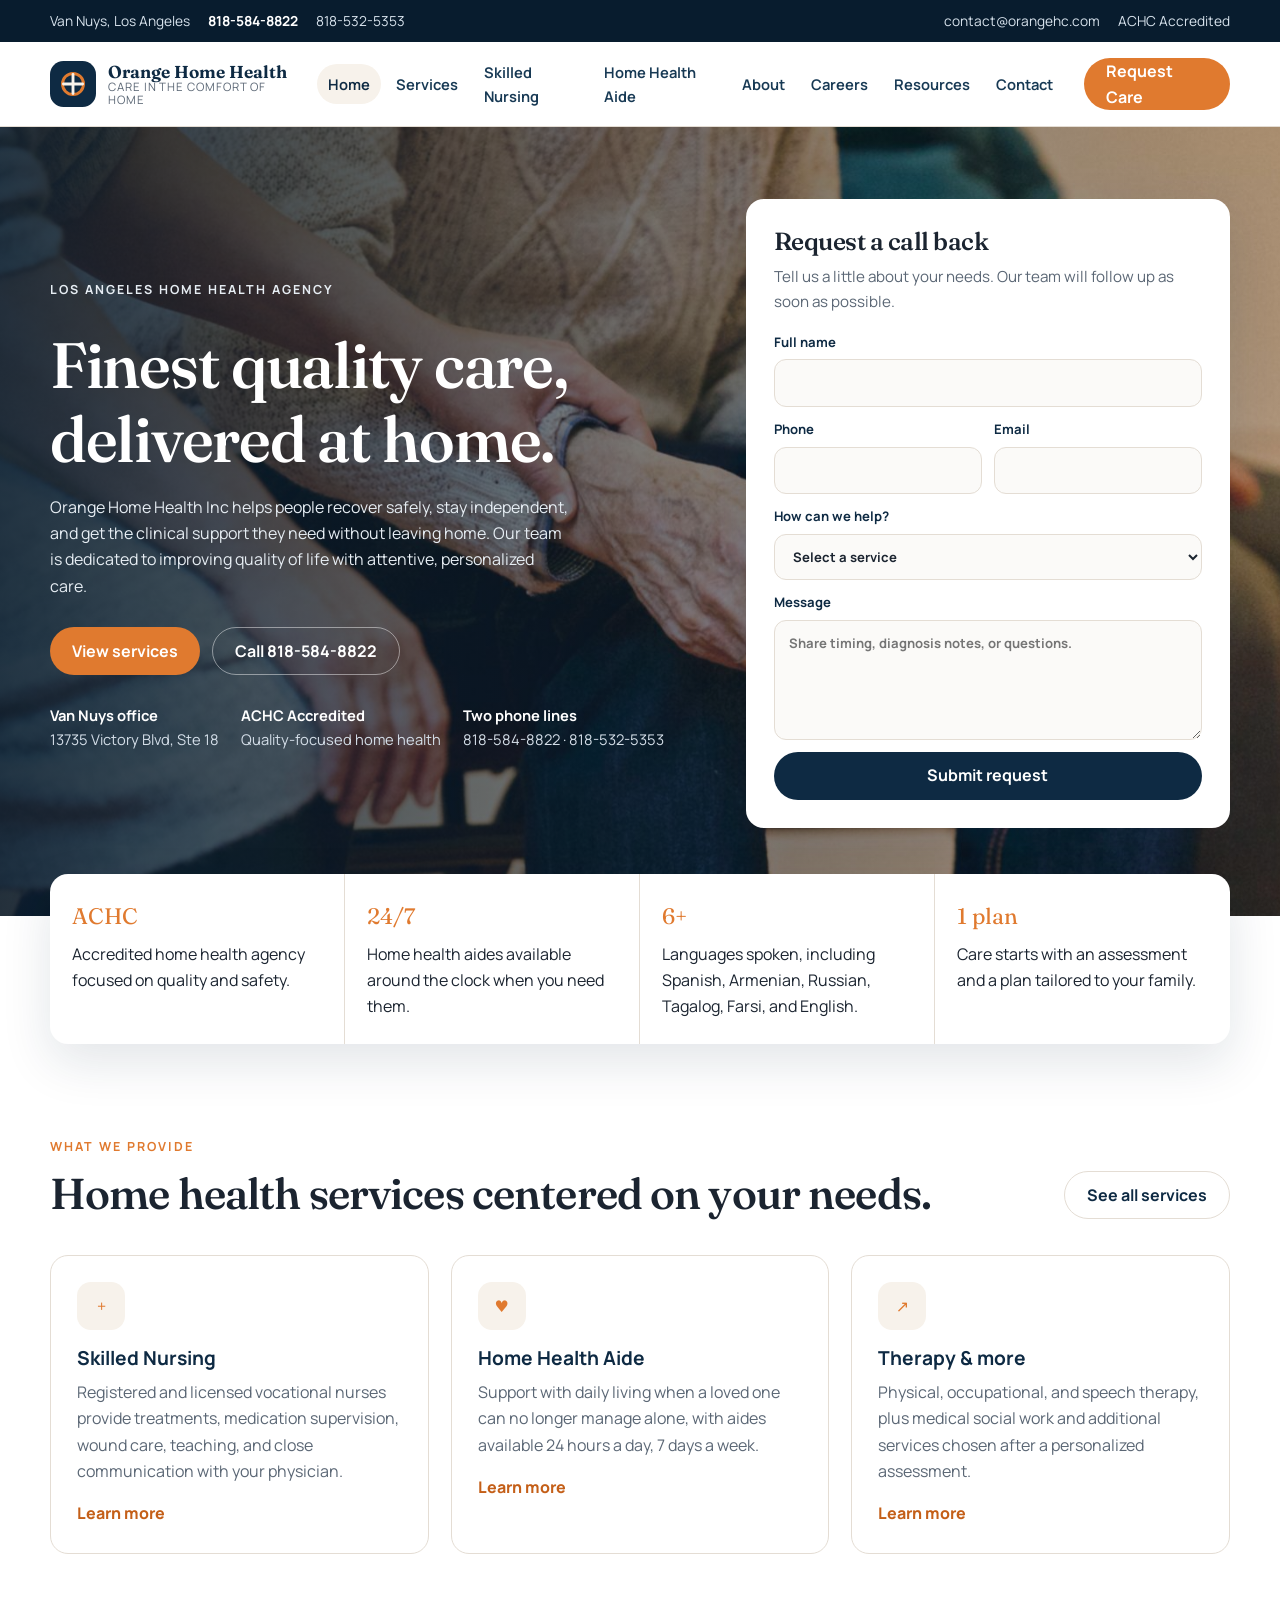
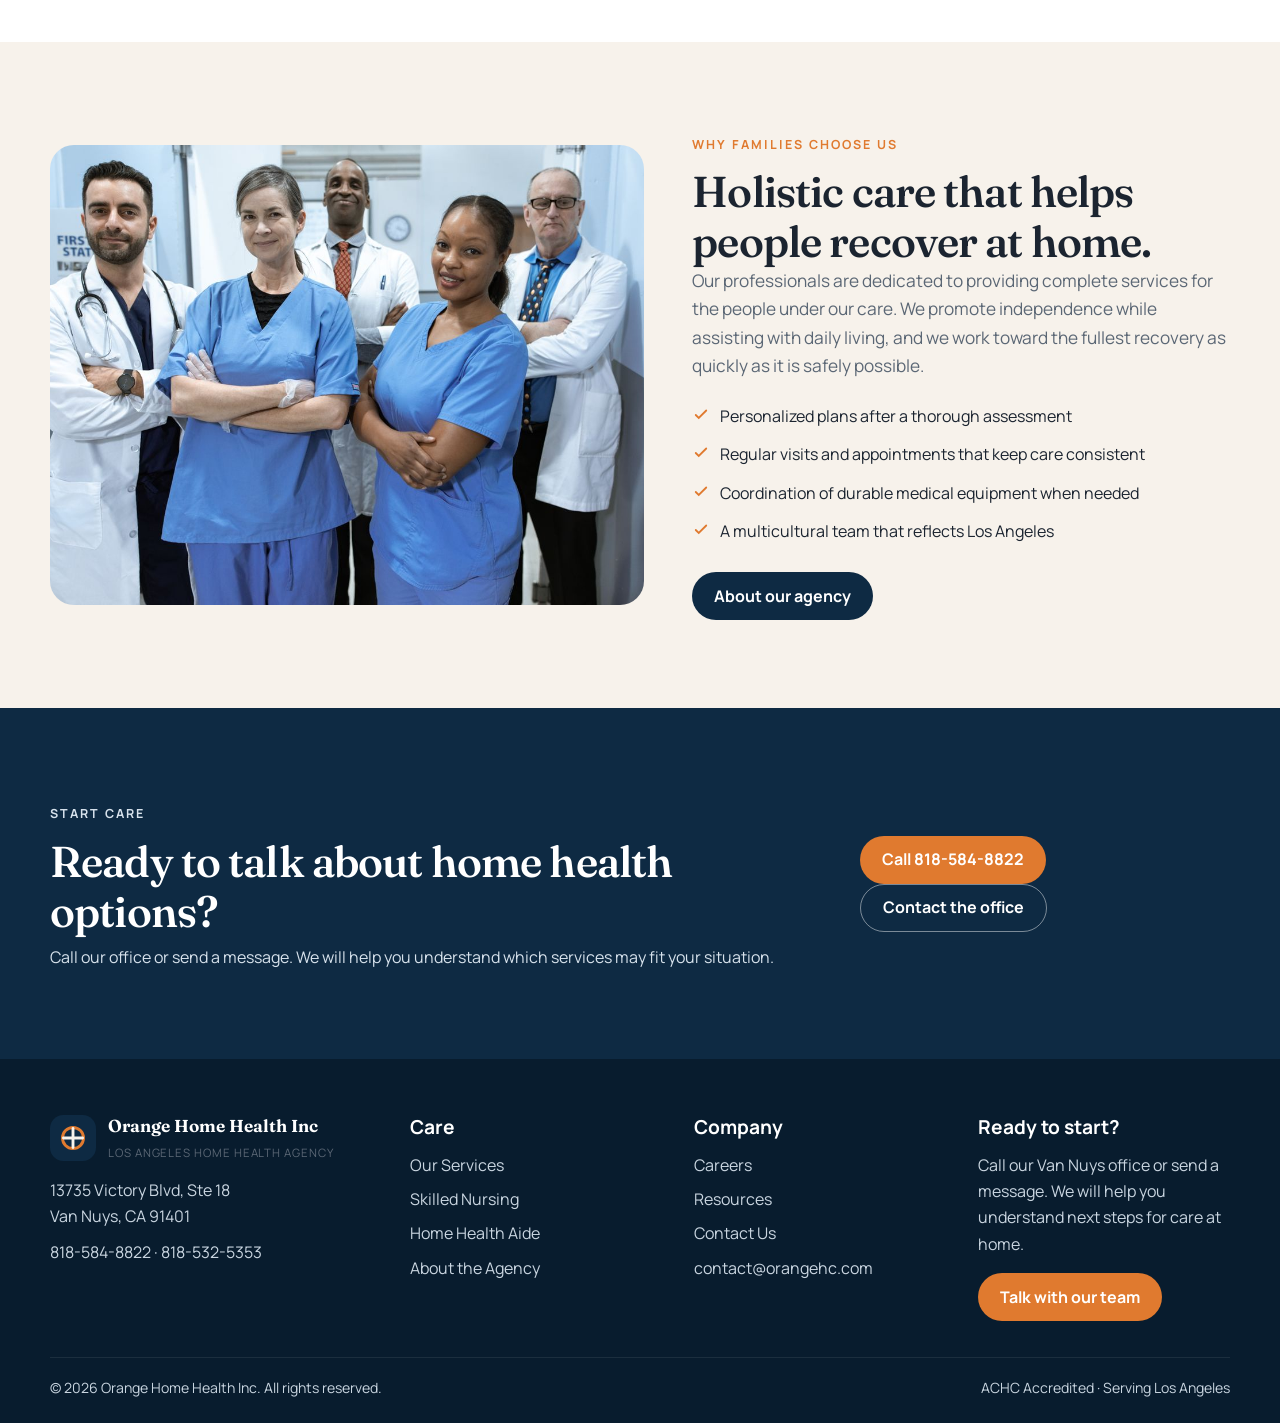
<file: index.html>
<!DOCTYPE html>
<html lang="en">
<head>
  <meta charset="UTF-8">
  <meta name="viewport" content="width=device-width, initial-scale=1">
  <title>Home Health Agency in Los Angeles | Orange Home Health Inc</title>
  <meta name="description" content="Orange Home Health Inc provides skilled nursing, home health aide, therapy, and social work services in the comfort of home. ACHC accredited. Van Nuys, Los Angeles.">
  <link rel="preconnect" href="https://fonts.googleapis.com">
  <link rel="preconnect" href="https://fonts.gstatic.com" crossorigin>
  <link href="https://fonts.googleapis.com/css2?family=Fraunces:opsz,wght@9..144,500;9..144,650&family=Manrope:wght@400;600;700;800&display=swap" rel="stylesheet">
  <link rel="stylesheet" href="css/styles.css">
</head>
<body data-page="home">
  <a class="skip" href="#main">Skip to content</a>
  <header id="site-header" class="site-header"></header>

  <main id="main">
    <section class="hero">
      <div class="container hero-grid">
        <div>
          <p class="eyebrow">Los Angeles Home Health Agency</p>
          <h1>Finest quality care, delivered at home.</h1>
          <p>Orange Home Health Inc helps people recover safely, stay independent, and get the clinical support they need without leaving home. Our team is dedicated to improving quality of life with attentive, personalized care.</p>
          <div class="hero-actions">
            <a class="btn btn-primary" href="services.html">View services</a>
            <a class="btn btn-secondary" href="tel:8185848822">Call 818-584-8822</a>
          </div>
          <div class="hero-meta">
            <div><b>Van Nuys office</b>13735 Victory Blvd, Ste 18</div>
            <div><b>ACHC Accredited</b>Quality-focused home health</div>
            <div><b>Two phone lines</b>818-584-8822 · 818-532-5353</div>
          </div>
        </div>
        <form class="card intake-card" data-mail data-subject="Request for home health care">
          <h2>Request a call back</h2>
          <p>Tell us a little about your needs. Our team will follow up as soon as possible.</p>
          <div class="form-grid">
            <label>Full name<input name="name" required autocomplete="name"></label>
            <div class="form-grid two">
              <label>Phone<input name="phone" type="tel" required autocomplete="tel"></label>
              <label>Email<input name="email" type="email" required autocomplete="email"></label>
            </div>
            <label>How can we help?
              <select name="need" required>
                <option value="">Select a service</option>
                <option>Skilled nursing</option>
                <option>Home health aide</option>
                <option>Physical, occupational, or speech therapy</option>
                <option>Medical social work</option>
                <option>Not sure yet</option>
              </select>
            </label>
            <label>Message<textarea name="message" placeholder="Share timing, diagnosis notes, or questions."></textarea></label>
            <button class="btn btn-navy" type="submit">Submit request</button>
            <p class="form-status">Thank you. Your email app should open so you can send the request to our office.</p>
          </div>
        </form>
      </div>
    </section>

    <section class="trust">
      <div class="container">
        <div class="trust-grid">
          <div class="trust-item"><span>ACHC</span>Accredited home health agency focused on quality and safety.</div>
          <div class="trust-item"><span>24/7</span>Home health aides available around the clock when you need them.</div>
          <div class="trust-item"><span>6+</span>Languages spoken, including Spanish, Armenian, Russian, Tagalog, Farsi, and English.</div>
          <div class="trust-item"><span>1 plan</span>Care starts with an assessment and a plan tailored to your family.</div>
        </div>
      </div>
    </section>

    <section class="section">
      <div class="container">
        <div class="section-head">
          <div>
            <p class="eyebrow">What we provide</p>
            <h2>Home health services centered on your needs.</h2>
          </div>
          <a class="btn btn-ghost" href="services.html">See all services</a>
        </div>
        <div class="service-grid">
          <article class="service-card">
            <div class="icon">+</div>
            <h3>Skilled Nursing</h3>
            <p>Registered and licensed vocational nurses provide treatments, medication supervision, wound care, teaching, and close communication with your physician.</p>
            <a class="link" href="skilled-nursing.html">Learn more</a>
          </article>
          <article class="service-card">
            <div class="icon">♥</div>
            <h3>Home Health Aide</h3>
            <p>Support with daily living when a loved one can no longer manage alone, with aides available 24 hours a day, 7 days a week.</p>
            <a class="link" href="home-health-aide.html">Learn more</a>
          </article>
          <article class="service-card">
            <div class="icon">↗</div>
            <h3>Therapy &amp; more</h3>
            <p>Physical, occupational, and speech therapy, plus medical social work and additional services chosen after a personalized assessment.</p>
            <a class="link" href="services.html">Learn more</a>
          </article>
        </div>
      </div>
    </section>

    <section class="section cream">
      <div class="container split">
        <img class="media" src="images/nurse.jpg" alt="Nurse speaking with a patient">
        <div>
          <p class="eyebrow">Why families choose us</p>
          <h2>Holistic care that helps people recover at home.</h2>
          <p class="lead">Our professionals are dedicated to providing complete services for the people under our care. We promote independence while assisting with daily living, and we work toward the fullest recovery as quickly as it is safely possible.</p>
          <ul class="checklist">
            <li><svg width="18" height="18" viewBox="0 0 24 24" fill="none"><path d="M5 12l4 4L19 6" stroke="#e07a2f" stroke-width="2.4" stroke-linecap="round"/></svg> Personalized plans after a thorough assessment</li>
            <li><svg width="18" height="18" viewBox="0 0 24 24" fill="none"><path d="M5 12l4 4L19 6" stroke="#e07a2f" stroke-width="2.4" stroke-linecap="round"/></svg> Regular visits and appointments that keep care consistent</li>
            <li><svg width="18" height="18" viewBox="0 0 24 24" fill="none"><path d="M5 12l4 4L19 6" stroke="#e07a2f" stroke-width="2.4" stroke-linecap="round"/></svg> Coordination of durable medical equipment when needed</li>
            <li><svg width="18" height="18" viewBox="0 0 24 24" fill="none"><path d="M5 12l4 4L19 6" stroke="#e07a2f" stroke-width="2.4" stroke-linecap="round"/></svg> A multicultural team that reflects Los Angeles</li>
          </ul>
          <a class="btn btn-navy" href="about.html">About our agency</a>
        </div>
      </div>
    </section>

    <section class="section navy">
      <div class="container cta-band">
        <div>
          <p class="eyebrow">Start care</p>
          <h2>Ready to talk about home health options?</h2>
          <p>Call our office or send a message. We will help you understand which services may fit your situation.</p>
        </div>
        <div>
          <a class="btn btn-primary" href="tel:8185848822">Call 818-584-8822</a>
          <a class="btn btn-secondary" href="contact.html">Contact the office</a>
        </div>
      </div>
    </section>
  </main>

  <footer id="site-footer" class="footer"></footer>
  <script src="js/main.js"></script>
</body>
</html>
</file>
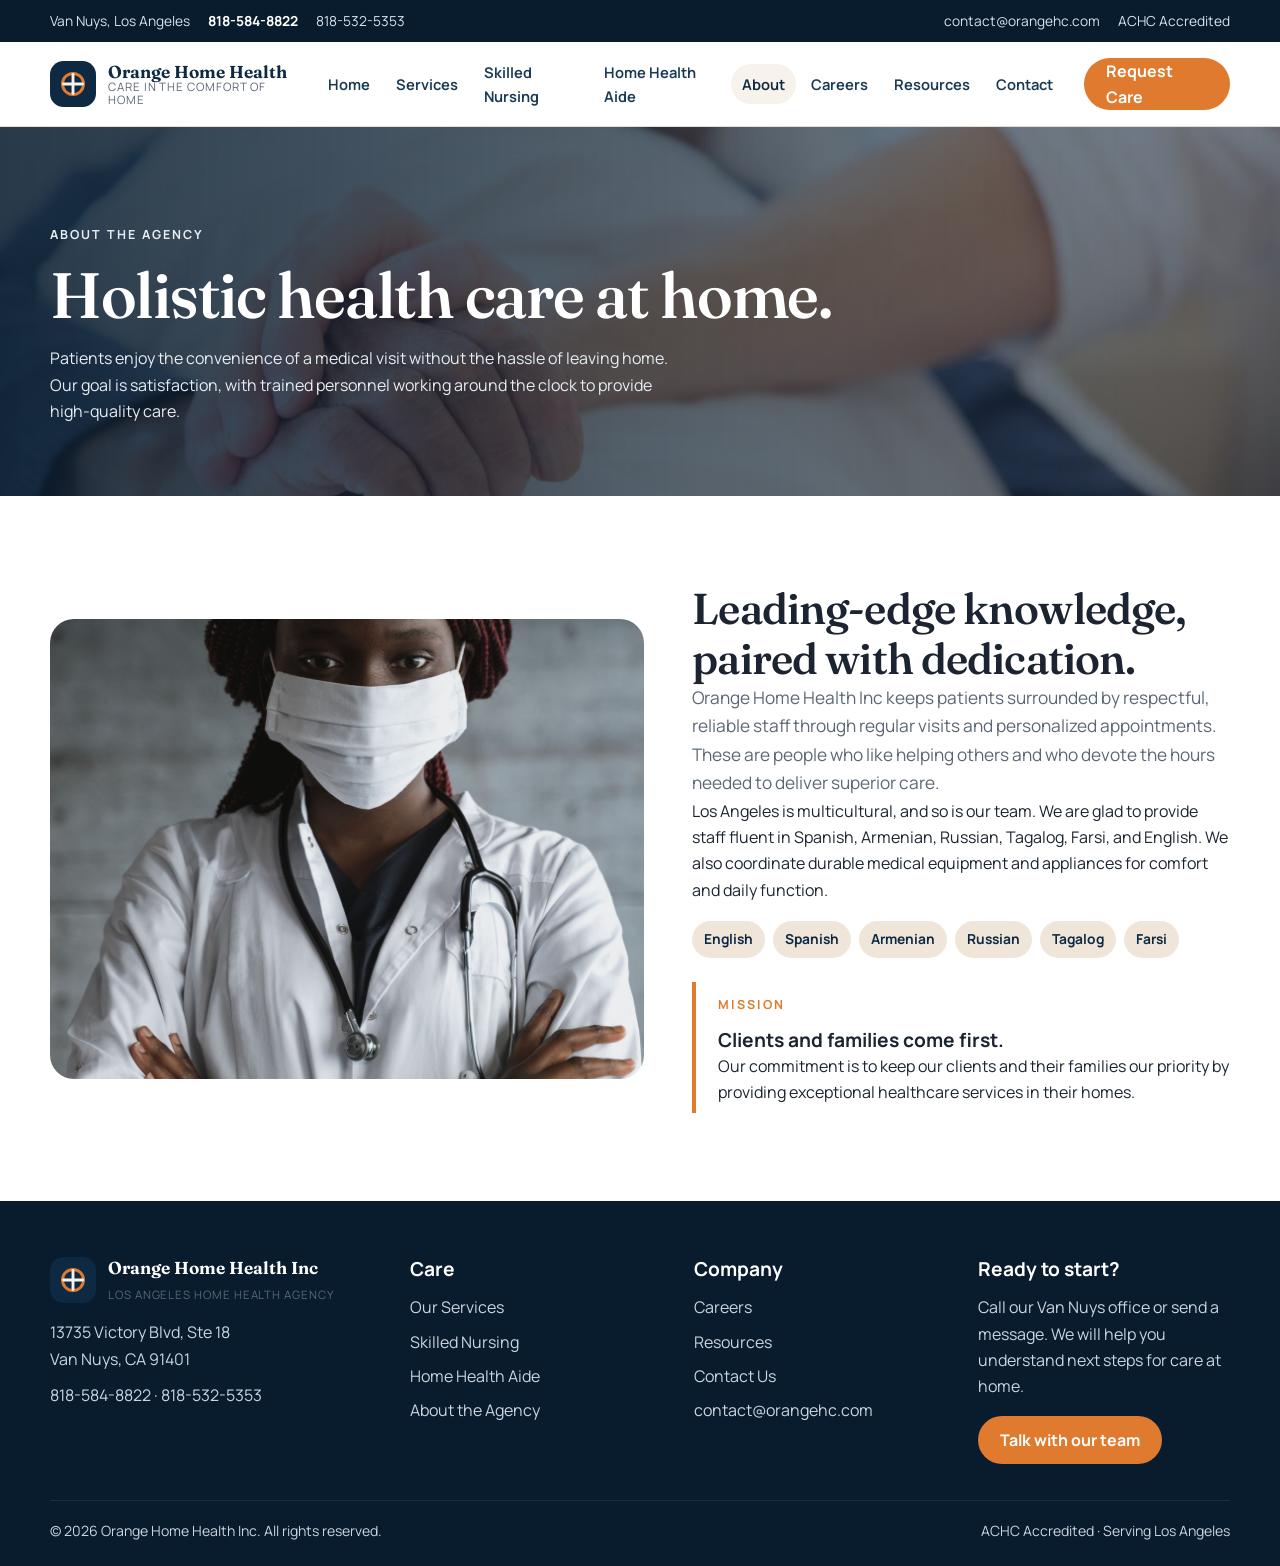
<file: about.html>
<!DOCTYPE html>
<html lang="en">
<head>
  <meta charset="UTF-8">
  <meta name="viewport" content="width=device-width, initial-scale=1">
  <title>About | Orange Home Health Inc</title>
  <meta name="description" content="Orange Home Health Inc provides holistic, hassle-free medical visits at home in Los Angeles, with multilingual staff and ACHC accreditation.">
  <link rel="preconnect" href="https://fonts.googleapis.com">
  <link rel="preconnect" href="https://fonts.gstatic.com" crossorigin>
  <link href="https://fonts.googleapis.com/css2?family=Fraunces:opsz,wght@9..144,500;9..144,650&family=Manrope:wght@400;600;700;800&display=swap" rel="stylesheet">
  <link rel="stylesheet" href="css/styles.css">
</head>
<body data-page="about">
  <a class="skip" href="#main">Skip to content</a>
  <header id="site-header" class="site-header"></header>
  <main id="main">
    <section class="page-hero">
      <div class="container">
        <p class="eyebrow">About the agency</p>
        <h1>Holistic health care at home.</h1>
        <p>Patients enjoy the convenience of a medical visit without the hassle of leaving home. Our goal is satisfaction, with trained personnel working around the clock to provide high-quality care.</p>
      </div>
    </section>
    <section class="section">
      <div class="container split">
        <img src="images/team.jpg" alt="Clinician listening to a patient">
        <div>
          <h2>Leading-edge knowledge, paired with dedication.</h2>
          <p class="lead">Orange Home Health Inc keeps patients surrounded by respectful, reliable staff through regular visits and personalized appointments. These are people who like helping others and who devote the hours needed to deliver superior care.</p>
          <p>Los Angeles is multicultural, and so is our team. We are glad to provide staff fluent in Spanish, Armenian, Russian, Tagalog, Farsi, and English. We also coordinate durable medical equipment and appliances for comfort and daily function.</p>
          <div class="languages">
            <span>English</span><span>Spanish</span><span>Armenian</span><span>Russian</span><span>Tagalog</span><span>Farsi</span>
          </div>
          <div class="mission">
            <p class="eyebrow">Mission</p>
            <h3>Clients and families come first.</h3>
            <p>Our commitment is to keep our clients and their families our priority by providing exceptional healthcare services in their homes.</p>
          </div>
        </div>
      </div>
    </section>
  </main>
  <footer id="site-footer" class="footer"></footer>
  <script src="js/main.js"></script>
</body>
</html>
</file>
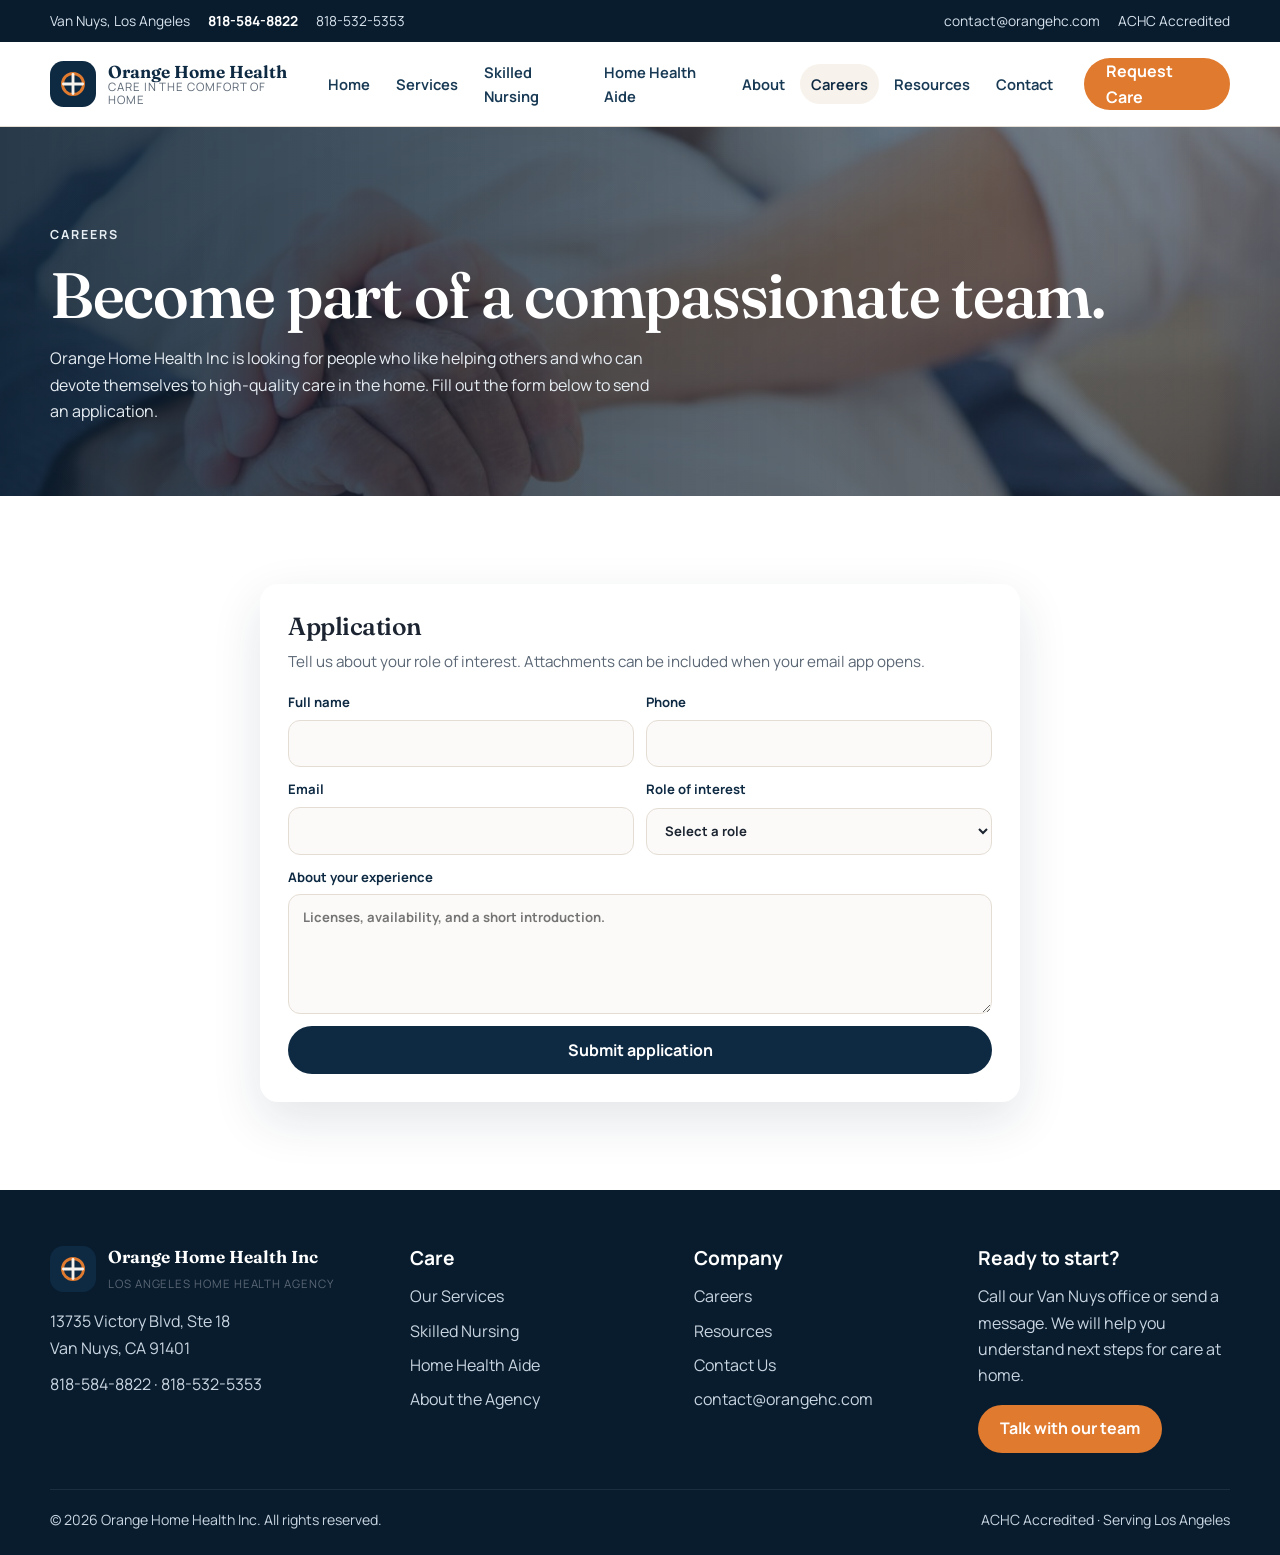
<file: careers.html>
<!DOCTYPE html>
<html lang="en">
<head>
  <meta charset="UTF-8">
  <meta name="viewport" content="width=device-width, initial-scale=1">
  <title>Careers | Orange Home Health Inc</title>
  <meta name="description" content="Join the Orange Home Health Inc team in Los Angeles. Submit an application to become part of our compassionate home health staff.">
  <link rel="preconnect" href="https://fonts.googleapis.com">
  <link rel="preconnect" href="https://fonts.gstatic.com" crossorigin>
  <link href="https://fonts.googleapis.com/css2?family=Fraunces:opsz,wght@9..144,500;9..144,650&family=Manrope:wght@400;600;700;800&display=swap" rel="stylesheet">
  <link rel="stylesheet" href="css/styles.css">
</head>
<body data-page="careers">
  <a class="skip" href="#main">Skip to content</a>
  <header id="site-header" class="site-header"></header>
  <main id="main">
    <section class="page-hero">
      <div class="container">
        <p class="eyebrow">Careers</p>
        <h1>Become part of a compassionate team.</h1>
        <p>Orange Home Health Inc is looking for people who like helping others and who can devote themselves to high-quality care in the home. Fill out the form below to send an application.</p>
      </div>
    </section>
    <section class="section">
      <div class="container" style="max-width:760px">
        <form class="card intake-card" data-mail data-subject="Career application">
          <h2>Application</h2>
          <p>Tell us about your role of interest. Attachments can be included when your email app opens.</p>
          <div class="form-grid two">
            <label>Full name<input name="name" required></label>
            <label>Phone<input name="phone" type="tel" required></label>
            <label>Email<input name="email" type="email" required></label>
            <label>Role of interest
              <select name="role" required>
                <option value="">Select a role</option>
                <option>Registered Nurse</option>
                <option>Licensed Vocational Nurse</option>
                <option>Home Health Aide</option>
                <option>Physical Therapist</option>
                <option>Occupational Therapist</option>
                <option>Speech Therapist</option>
                <option>Medical Social Worker</option>
                <option>Office / other</option>
              </select>
            </label>
          </div>
          <div class="form-grid" style="margin-top:12px">
            <label>About your experience<textarea name="message" required placeholder="Licenses, availability, and a short introduction."></textarea></label>
            <button class="btn btn-navy" type="submit">Submit application</button>
            <p class="form-status">Thank you. Your email app should open so you can send the application to our office.</p>
          </div>
        </form>
      </div>
    </section>
  </main>
  <footer id="site-footer" class="footer"></footer>
  <script src="js/main.js"></script>
</body>
</html>
</file>
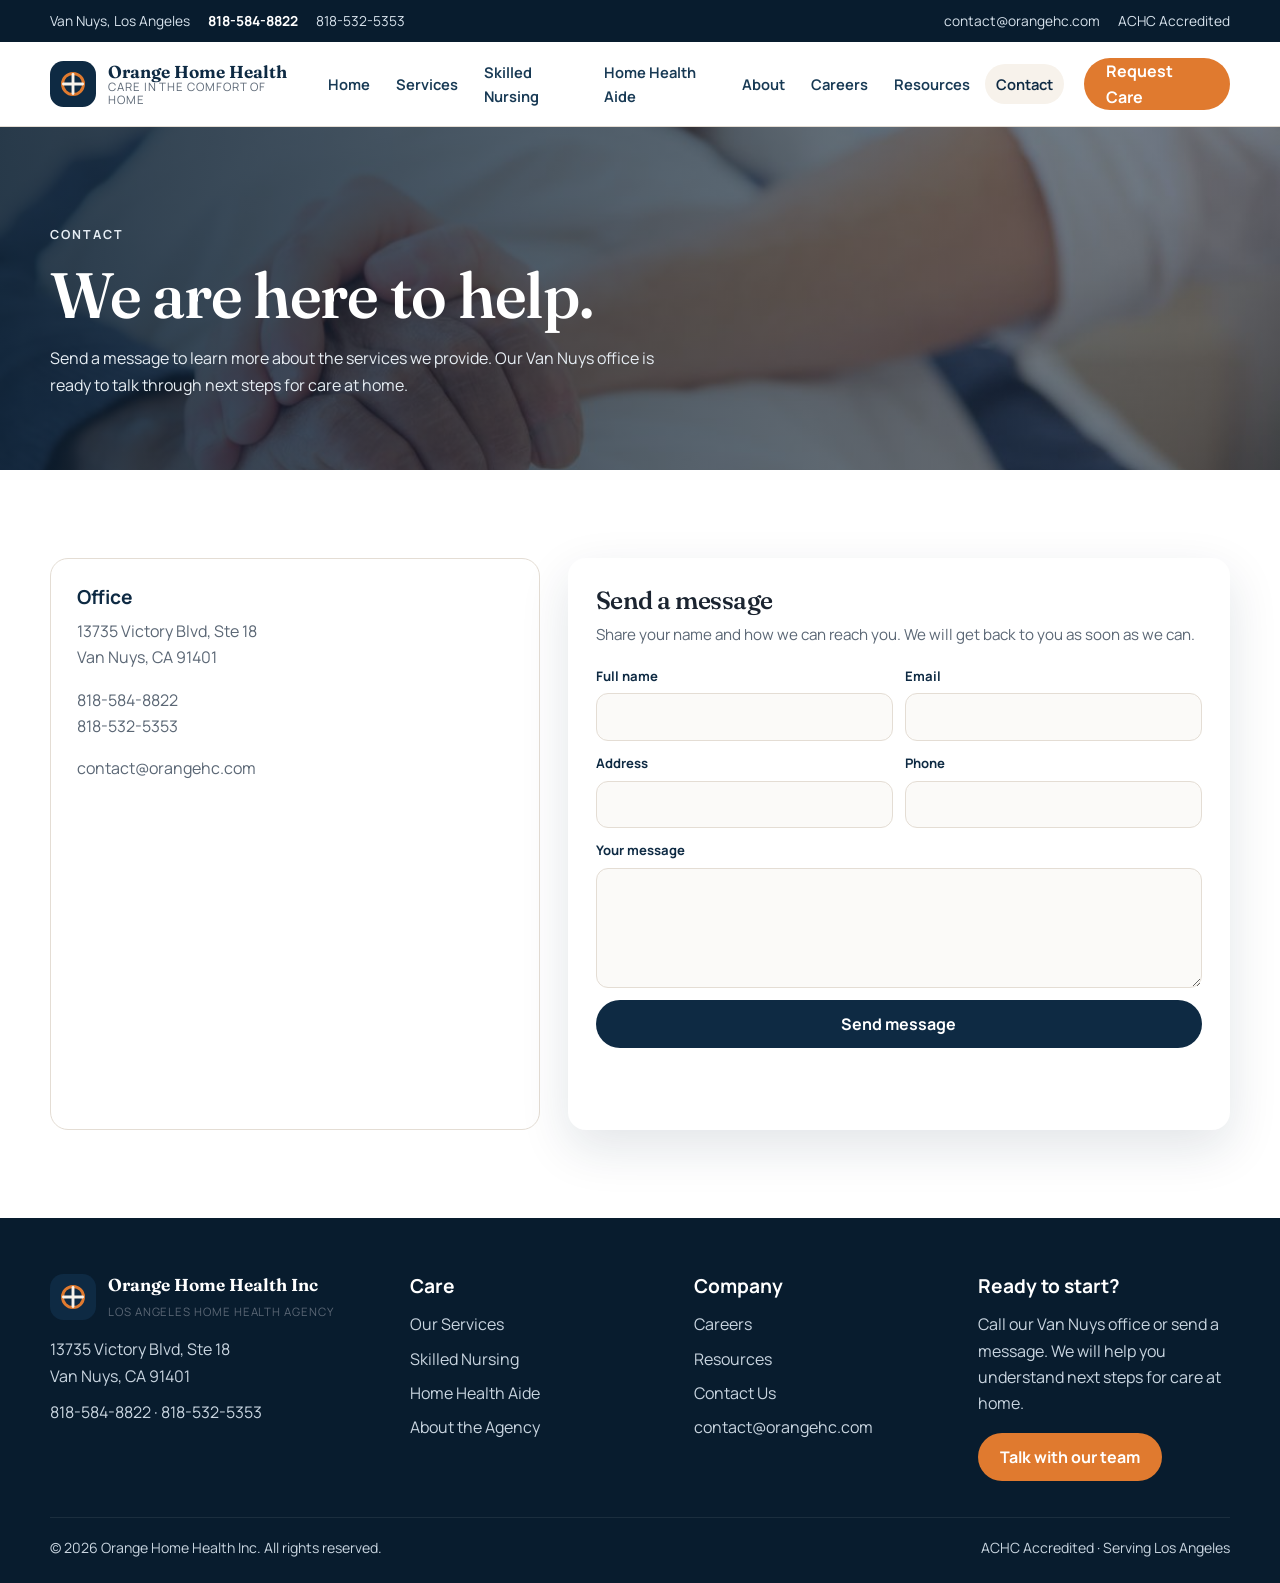
<file: contact.html>
<!DOCTYPE html>
<html lang="en">
<head>
  <meta charset="UTF-8">
  <meta name="viewport" content="width=device-width, initial-scale=1">
  <title>Contact Us | Orange Home Health Inc</title>
  <meta name="description" content="Contact Orange Home Health Inc in Van Nuys. Call 818-584-8822 or 818-532-5353, email contact@orangehc.com, or send a message online.">
  <link rel="preconnect" href="https://fonts.googleapis.com">
  <link rel="preconnect" href="https://fonts.gstatic.com" crossorigin>
  <link href="https://fonts.googleapis.com/css2?family=Fraunces:opsz,wght@9..144,500;9..144,650&family=Manrope:wght@400;600;700;800&display=swap" rel="stylesheet">
  <link rel="stylesheet" href="css/styles.css">
</head>
<body data-page="contact">
  <a class="skip" href="#main">Skip to content</a>
  <header id="site-header" class="site-header"></header>
  <main id="main">
    <section class="page-hero">
      <div class="container">
        <p class="eyebrow">Contact</p>
        <h1>We are here to help.</h1>
        <p>Send a message to learn more about the services we provide. Our Van Nuys office is ready to talk through next steps for care at home.</p>
      </div>
    </section>
    <section class="section">
      <div class="container contact-grid">
        <aside class="contact-details">
          <div class="info-card">
            <h3>Office</h3>
            <p>13735 Victory Blvd, Ste 18<br>Van Nuys, CA 91401</p>
            <p style="margin-top:12px"><a href="tel:8185848822">818-584-8822</a><br><a href="tel:8185325353">818-532-5353</a></p>
            <p style="margin-top:12px"><a href="mailto:contact@orangehc.com">contact@orangehc.com</a></p>
            <iframe class="map" title="Map of Orange Home Health Inc in Van Nuys" src="https://maps.google.com/maps?q=13735%20Victory%20Blvd%20Ste%2018%20Van%20Nuys%20CA%2091401&z=15&output=embed"></iframe>
          </div>
        </aside>
        <form class="card intake-card" data-mail data-subject="Website contact form">
          <h2>Send a message</h2>
          <p>Share your name and how we can reach you. We will get back to you as soon as we can.</p>
          <div class="form-grid two">
            <label>Full name<input name="name" required autocomplete="name"></label>
            <label>Email<input name="email" type="email" required autocomplete="email"></label>
            <label>Address<input name="address" autocomplete="street-address"></label>
            <label>Phone<input name="phone" type="tel" required autocomplete="tel"></label>
          </div>
          <div class="form-grid" style="margin-top:12px">
            <label>Your message<textarea name="message" required></textarea></label>
            <button class="btn btn-navy" type="submit">Send message</button>
            <p class="form-status">Thank you. Your email app should open so you can send the message to our office.</p>
          </div>
        </form>
      </div>
    </section>
  </main>
  <footer id="site-footer" class="footer"></footer>
  <script src="js/main.js"></script>
</body>
</html>
</file>
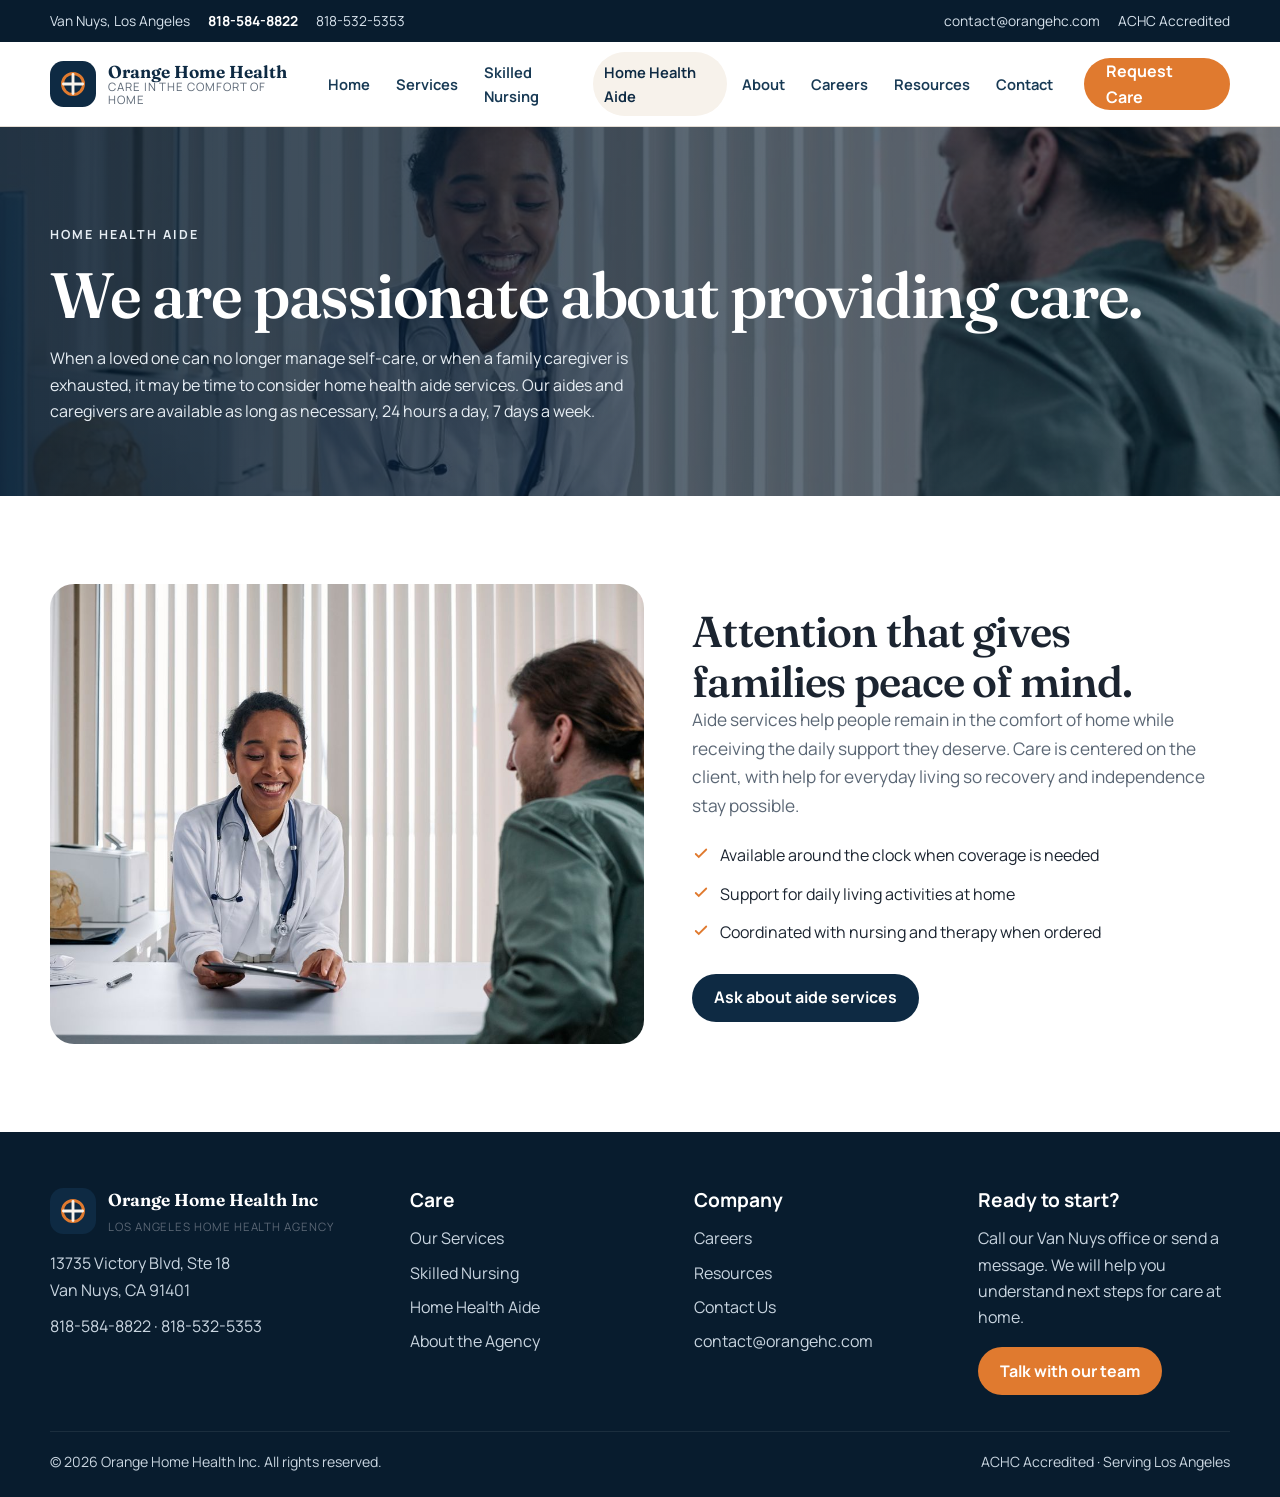
<file: home-health-aide.html>
<!DOCTYPE html>
<html lang="en">
<head>
  <meta charset="UTF-8">
  <meta name="viewport" content="width=device-width, initial-scale=1">
  <title>Home Health Aide | Orange Home Health Inc</title>
  <meta name="description" content="Home health aides available 24 hours a day, 7 days a week to support daily living and give families peace of mind.">
  <link rel="preconnect" href="https://fonts.googleapis.com">
  <link rel="preconnect" href="https://fonts.gstatic.com" crossorigin>
  <link href="https://fonts.googleapis.com/css2?family=Fraunces:opsz,wght@9..144,500;9..144,650&family=Manrope:wght@400;600;700;800&display=swap" rel="stylesheet">
  <link rel="stylesheet" href="css/styles.css">
</head>
<body data-page="aide">
  <a class="skip" href="#main">Skip to content</a>
  <header id="site-header" class="site-header"></header>
  <main id="main">
    <section class="page-hero aide">
      <div class="container">
        <p class="eyebrow">Home health aide</p>
        <h1>We are passionate about providing care.</h1>
        <p>When a loved one can no longer manage self-care, or when a family caregiver is exhausted, it may be time to consider home health aide services. Our aides and caregivers are available as long as necessary, 24 hours a day, 7 days a week.</p>
      </div>
    </section>
    <section class="section">
      <div class="container split">
        <img src="images/care.jpg" alt="Caregiver supporting an older adult at home">
        <div>
          <h2>Attention that gives families peace of mind.</h2>
          <p class="lead">Aide services help people remain in the comfort of home while receiving the daily support they deserve. Care is centered on the client, with help for everyday living so recovery and independence stay possible.</p>
          <ul class="checklist">
            <li><svg width="18" height="18" viewBox="0 0 24 24" fill="none"><path d="M5 12l4 4L19 6" stroke="#e07a2f" stroke-width="2.4" stroke-linecap="round"/></svg> Available around the clock when coverage is needed</li>
            <li><svg width="18" height="18" viewBox="0 0 24 24" fill="none"><path d="M5 12l4 4L19 6" stroke="#e07a2f" stroke-width="2.4" stroke-linecap="round"/></svg> Support for daily living activities at home</li>
            <li><svg width="18" height="18" viewBox="0 0 24 24" fill="none"><path d="M5 12l4 4L19 6" stroke="#e07a2f" stroke-width="2.4" stroke-linecap="round"/></svg> Coordinated with nursing and therapy when ordered</li>
          </ul>
          <a class="btn btn-navy" href="contact.html">Ask about aide services</a>
        </div>
      </div>
    </section>
  </main>
  <footer id="site-footer" class="footer"></footer>
  <script src="js/main.js"></script>
</body>
</html>
</file>
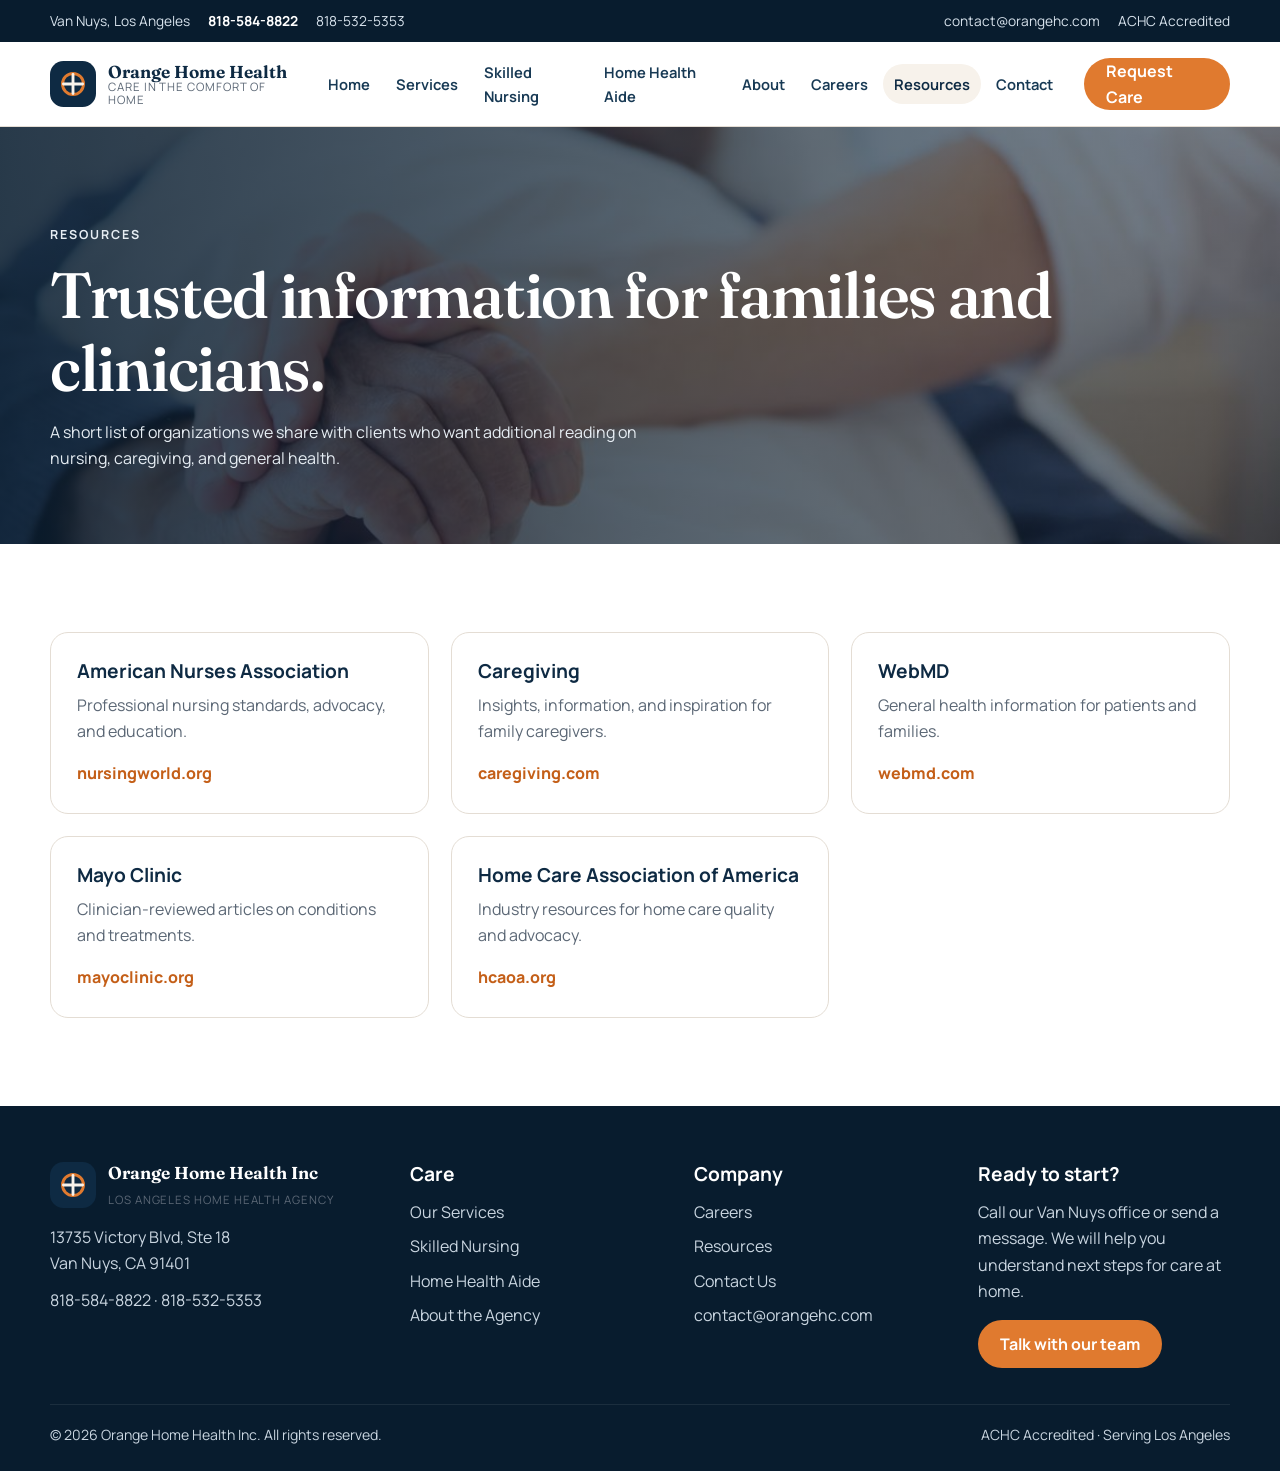
<file: resources.html>
<!DOCTYPE html>
<html lang="en">
<head>
  <meta charset="UTF-8">
  <meta name="viewport" content="width=device-width, initial-scale=1">
  <title>Resources | Orange Home Health Inc</title>
  <meta name="description" content="Helpful home health and caregiving resources from Orange Home Health Inc, including professional associations and trusted medical sites.">
  <link rel="preconnect" href="https://fonts.googleapis.com">
  <link rel="preconnect" href="https://fonts.gstatic.com" crossorigin>
  <link href="https://fonts.googleapis.com/css2?family=Fraunces:opsz,wght@9..144,500;9..144,650&family=Manrope:wght@400;600;700;800&display=swap" rel="stylesheet">
  <link rel="stylesheet" href="css/styles.css">
</head>
<body data-page="resources">
  <a class="skip" href="#main">Skip to content</a>
  <header id="site-header" class="site-header"></header>
  <main id="main">
    <section class="page-hero">
      <div class="container">
        <p class="eyebrow">Resources</p>
        <h1>Trusted information for families and clinicians.</h1>
        <p>A short list of organizations we share with clients who want additional reading on nursing, caregiving, and general health.</p>
      </div>
    </section>
    <section class="section">
      <div class="container resource-grid">
        <article class="resource-card">
          <h3>American Nurses Association</h3>
          <p>Professional nursing standards, advocacy, and education.</p>
          <a class="link" href="https://www.nursingworld.org" target="_blank" rel="noopener">nursingworld.org</a>
        </article>
        <article class="resource-card">
          <h3>Caregiving</h3>
          <p>Insights, information, and inspiration for family caregivers.</p>
          <a class="link" href="https://www.caregiving.com" target="_blank" rel="noopener">caregiving.com</a>
        </article>
        <article class="resource-card">
          <h3>WebMD</h3>
          <p>General health information for patients and families.</p>
          <a class="link" href="https://www.webmd.com" target="_blank" rel="noopener">webmd.com</a>
        </article>
        <article class="resource-card">
          <h3>Mayo Clinic</h3>
          <p>Clinician-reviewed articles on conditions and treatments.</p>
          <a class="link" href="https://www.mayoclinic.org" target="_blank" rel="noopener">mayoclinic.org</a>
        </article>
        <article class="resource-card">
          <h3>Home Care Association of America</h3>
          <p>Industry resources for home care quality and advocacy.</p>
          <a class="link" href="https://www.hcaoa.org" target="_blank" rel="noopener">hcaoa.org</a>
        </article>
      </div>
    </section>
  </main>
  <footer id="site-footer" class="footer"></footer>
  <script src="js/main.js"></script>
</body>
</html>
</file>
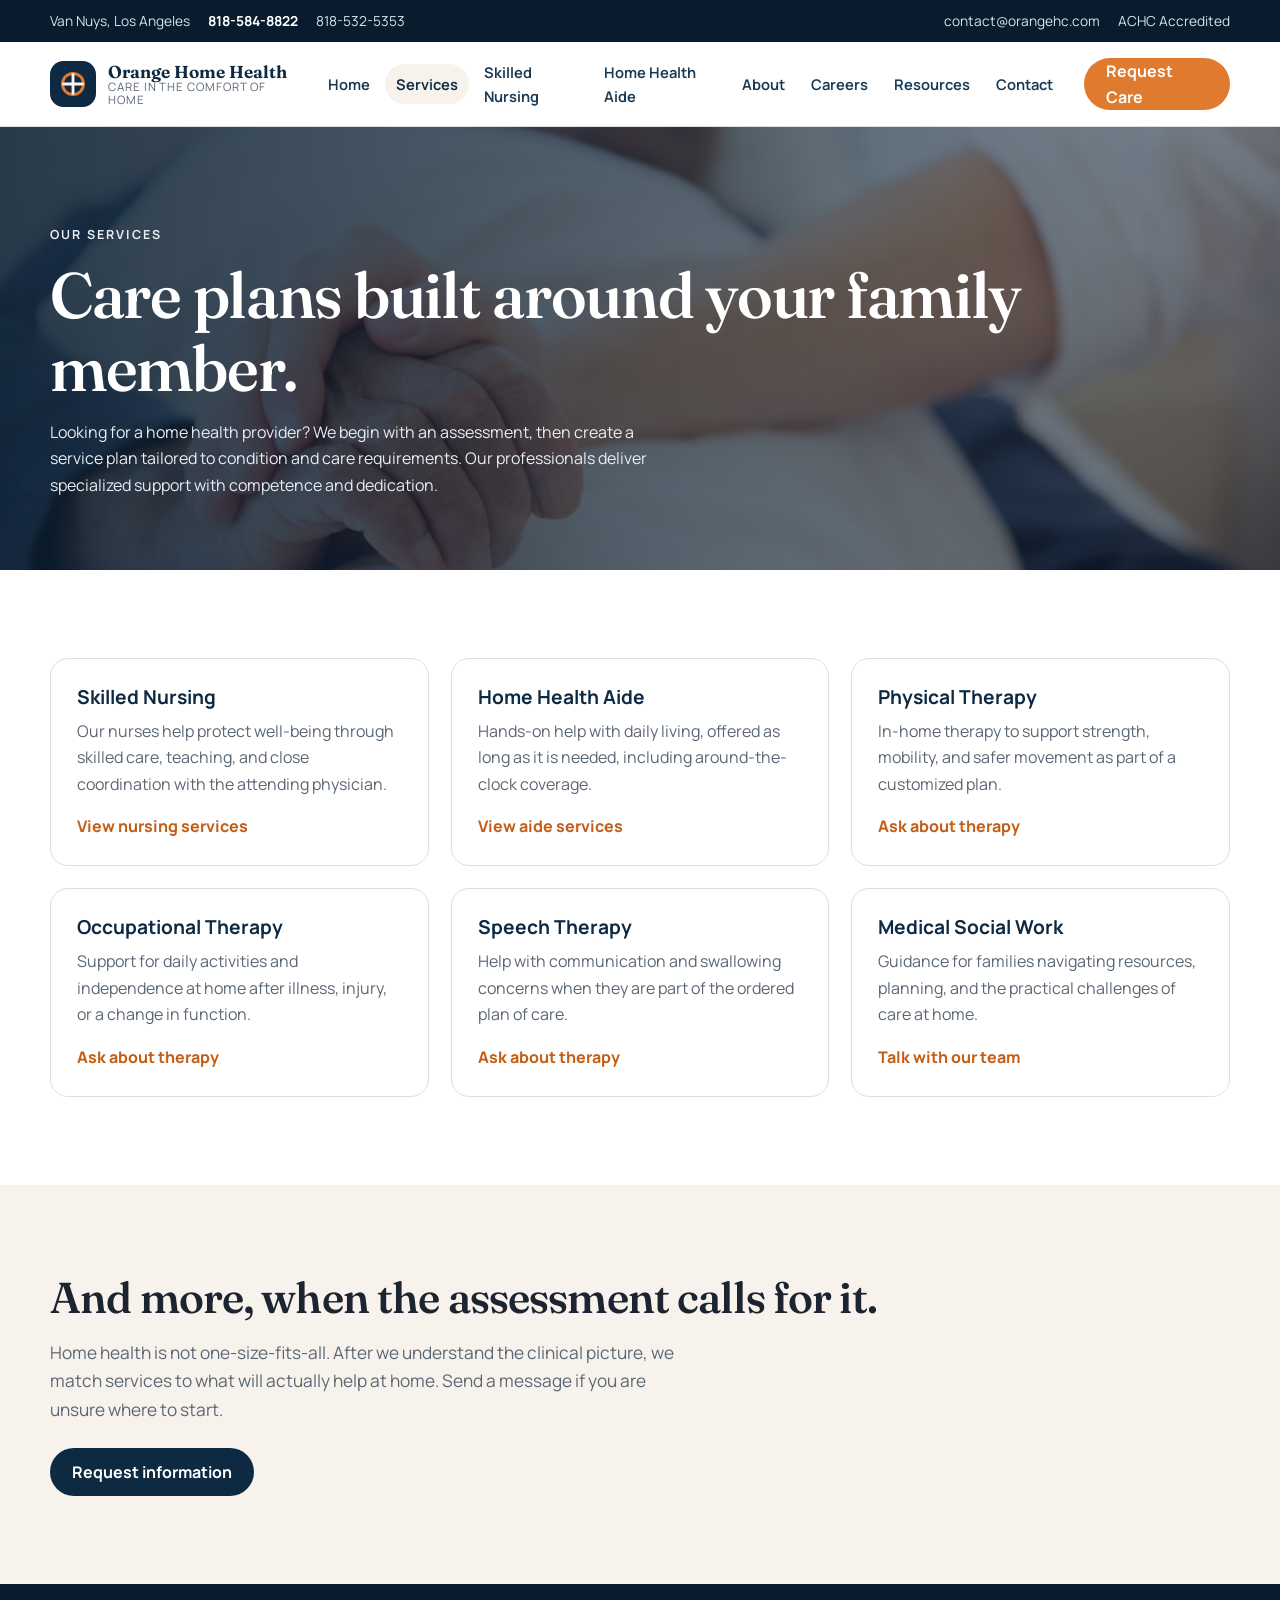
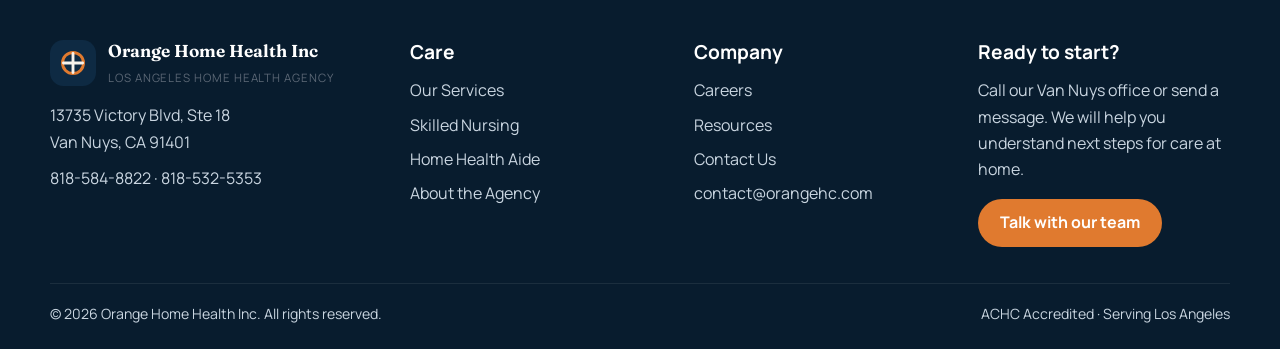
<file: services.html>
<!DOCTYPE html>
<html lang="en">
<head>
  <meta charset="UTF-8">
  <meta name="viewport" content="width=device-width, initial-scale=1">
  <title>Our Services | Orange Home Health Inc</title>
  <meta name="description" content="Individualized home health services including skilled nursing, home health aide, physical therapy, occupational therapy, speech therapy, and medical social work.">
  <link rel="preconnect" href="https://fonts.googleapis.com">
  <link rel="preconnect" href="https://fonts.gstatic.com" crossorigin>
  <link href="https://fonts.googleapis.com/css2?family=Fraunces:opsz,wght@9..144,500;9..144,650&family=Manrope:wght@400;600;700;800&display=swap" rel="stylesheet">
  <link rel="stylesheet" href="css/styles.css">
</head>
<body data-page="services">
  <a class="skip" href="#main">Skip to content</a>
  <header id="site-header" class="site-header"></header>
  <main id="main">
    <section class="page-hero">
      <div class="container">
        <p class="eyebrow">Our services</p>
        <h1>Care plans built around your family member.</h1>
        <p>Looking for a home health provider? We begin with an assessment, then create a service plan tailored to condition and care requirements. Our professionals deliver specialized support with competence and dedication.</p>
      </div>
    </section>
    <section class="section">
      <div class="container card-grid">
        <article class="info-card">
          <h3>Skilled Nursing</h3>
          <p>Our nurses help protect well-being through skilled care, teaching, and close coordination with the attending physician.</p>
          <a class="link" href="skilled-nursing.html">View nursing services</a>
        </article>
        <article class="info-card">
          <h3>Home Health Aide</h3>
          <p>Hands-on help with daily living, offered as long as it is needed, including around-the-clock coverage.</p>
          <a class="link" href="home-health-aide.html">View aide services</a>
        </article>
        <article class="info-card">
          <h3>Physical Therapy</h3>
          <p>In-home therapy to support strength, mobility, and safer movement as part of a customized plan.</p>
          <a class="link" href="contact.html">Ask about therapy</a>
        </article>
        <article class="info-card">
          <h3>Occupational Therapy</h3>
          <p>Support for daily activities and independence at home after illness, injury, or a change in function.</p>
          <a class="link" href="contact.html">Ask about therapy</a>
        </article>
        <article class="info-card">
          <h3>Speech Therapy</h3>
          <p>Help with communication and swallowing concerns when they are part of the ordered plan of care.</p>
          <a class="link" href="contact.html">Ask about therapy</a>
        </article>
        <article class="info-card">
          <h3>Medical Social Work</h3>
          <p>Guidance for families navigating resources, planning, and the practical challenges of care at home.</p>
          <a class="link" href="contact.html">Talk with our team</a>
        </article>
      </div>
    </section>
    <section class="section cream">
      <div class="container">
        <h2>And more, when the assessment calls for it.</h2>
        <p class="lead" style="margin:16px 0 24px">Home health is not one-size-fits-all. After we understand the clinical picture, we match services to what will actually help at home. Send a message if you are unsure where to start.</p>
        <a class="btn btn-navy" href="contact.html">Request information</a>
      </div>
    </section>
  </main>
  <footer id="site-footer" class="footer"></footer>
  <script src="js/main.js"></script>
</body>
</html>
</file>
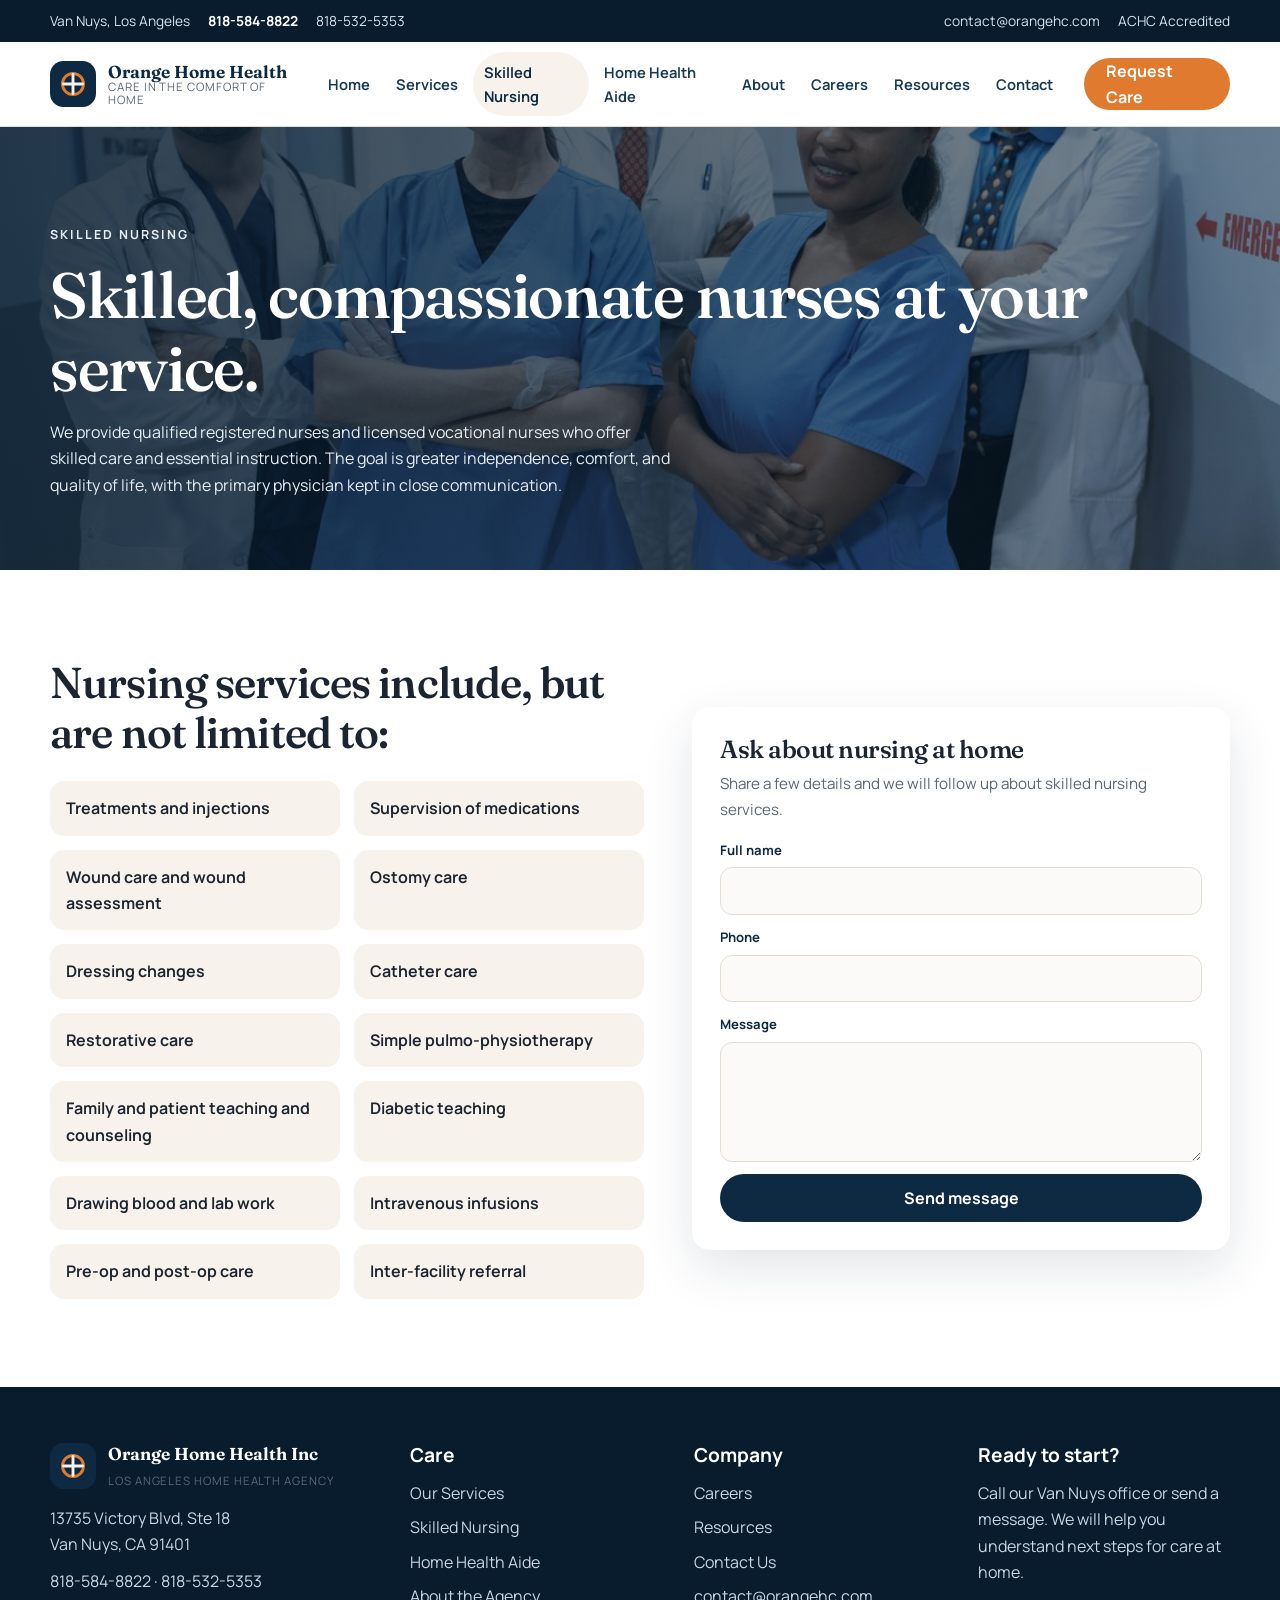
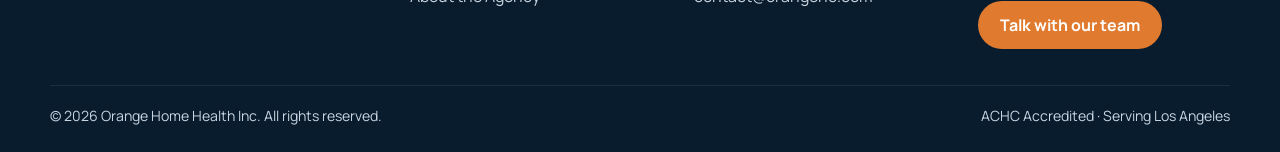
<file: skilled-nursing.html>
<!DOCTYPE html>
<html lang="en">
<head>
  <meta charset="UTF-8">
  <meta name="viewport" content="width=device-width, initial-scale=1">
  <title>Skilled Nursing | Orange Home Health Inc</title>
  <meta name="description" content="Skilled nursing at home from registered nurses and LVNs: medications, wound care, infusions, teaching, lab work, and physician communication.">
  <link rel="preconnect" href="https://fonts.googleapis.com">
  <link rel="preconnect" href="https://fonts.gstatic.com" crossorigin>
  <link href="https://fonts.googleapis.com/css2?family=Fraunces:opsz,wght@9..144,500;9..144,650&family=Manrope:wght@400;600;700;800&display=swap" rel="stylesheet">
  <link rel="stylesheet" href="css/styles.css">
</head>
<body data-page="nursing">
  <a class="skip" href="#main">Skip to content</a>
  <header id="site-header" class="site-header"></header>
  <main id="main">
    <section class="page-hero nursing">
      <div class="container">
        <p class="eyebrow">Skilled nursing</p>
        <h1>Skilled, compassionate nurses at your service.</h1>
        <p>We provide qualified registered nurses and licensed vocational nurses who offer skilled care and essential instruction. The goal is greater independence, comfort, and quality of life, with the primary physician kept in close communication.</p>
      </div>
    </section>
    <section class="section">
      <div class="container split">
        <div>
          <h2>Nursing services include, but are not limited to:</h2>
          <ul class="feature-list" style="margin-top:24px">
            <li>Treatments and injections</li>
            <li>Supervision of medications</li>
            <li>Wound care and wound assessment</li>
            <li>Ostomy care</li>
            <li>Dressing changes</li>
            <li>Catheter care</li>
            <li>Restorative care</li>
            <li>Simple pulmo-physiotherapy</li>
            <li>Family and patient teaching and counseling</li>
            <li>Diabetic teaching</li>
            <li>Drawing blood and lab work</li>
            <li>Intravenous infusions</li>
            <li>Pre-op and post-op care</li>
            <li>Inter-facility referral</li>
          </ul>
        </div>
        <div class="card intake-card">
          <h2>Ask about nursing at home</h2>
          <p class="form-note">Share a few details and we will follow up about skilled nursing services.</p>
          <form class="form-grid" data-mail data-subject="Skilled nursing inquiry">
            <label>Full name<input name="name" required></label>
            <label>Phone<input name="phone" type="tel" required></label>
            <label>Message<textarea name="message" required></textarea></label>
            <button class="btn btn-navy" type="submit">Send message</button>
            <p class="form-status">Thank you. Your email app should open so you can send the request to our office.</p>
          </form>
        </div>
      </div>
    </section>
  </main>
  <footer id="site-footer" class="footer"></footer>
  <script src="js/main.js"></script>
</body>
</html>
</file>
<file: css/styles.css>
:root {
  --navy: #0e2a43;
  --navy-deep: #081c2e;
  --navy-soft: #173954;
  --orange: #e07a2f;
  --orange-dark: #c45f18;
  --teal: #1f7a78;
  --cream: #f7f2eb;
  --sand: #efe6d9;
  --text: #1b2430;
  --muted: #5b6775;
  --line: #e4ddd4;
  --white: #ffffff;
  --shadow: 0 18px 50px rgba(14, 42, 67, 0.12);
  --radius: 18px;
  --max: 1180px;
  --header: 84px;
}

* {
  box-sizing: border-box;
  margin: 0;
  padding: 0;
}

html {
  scroll-behavior: smooth;
}

body {
  font-family: "Manrope", system-ui, sans-serif;
  color: var(--text);
  background: var(--white);
  line-height: 1.65;
}

img {
  max-width: 100%;
  display: block;
}

a {
  color: inherit;
  text-decoration: none;
}

ul {
  list-style: none;
}

button,
input,
select,
textarea {
  font: inherit;
}

.container {
  width: min(var(--max), calc(100% - 40px));
  margin: 0 auto;
}

.eyebrow {
  display: inline-block;
  color: var(--orange);
  font-size: 0.78rem;
  font-weight: 700;
  letter-spacing: 0.16em;
  text-transform: uppercase;
  margin-bottom: 12px;
}

h1,
h2,
.display {
  font-family: "Fraunces", Georgia, serif;
  font-weight: 560;
  line-height: 1.15;
  letter-spacing: -0.02em;
}

h1 {
  font-size: clamp(2.3rem, 5vw, 4.2rem);
}

h2 {
  font-size: clamp(1.8rem, 3.4vw, 2.7rem);
}

h3 {
  font-size: 1.2rem;
  line-height: 1.3;
}

.lead {
  font-size: 1.08rem;
  color: var(--muted);
  max-width: 58ch;
}

.btn {
  display: inline-flex;
  align-items: center;
  justify-content: center;
  gap: 8px;
  min-height: 48px;
  padding: 0 22px;
  border: 0;
  border-radius: 999px;
  font-weight: 700;
  cursor: pointer;
  transition: 0.2s ease;
}

.btn-primary {
  background: var(--orange);
  color: var(--white);
}

.btn-primary:hover {
  background: var(--orange-dark);
  transform: translateY(-1px);
}

.btn-secondary {
  background: transparent;
  color: var(--white);
  border: 1.5px solid rgba(255, 255, 255, 0.45);
}

.btn-secondary:hover,
.btn-ghost:hover {
  background: rgba(255, 255, 255, 0.1);
}

.btn-navy {
  background: var(--navy);
  color: var(--white);
}

.btn-navy:hover {
  background: var(--navy-soft);
}

.btn-ghost {
  background: transparent;
  color: var(--navy);
  border: 1.5px solid var(--line);
}

.skip {
  position: absolute;
  left: -999px;
}

.skip:focus {
  left: 16px;
  top: 16px;
  z-index: 100;
  background: var(--white);
  padding: 8px 12px;
}

/* Top bar */
.topbar {
  background: var(--navy-deep);
  color: #d7e2ec;
  font-size: 0.86rem;
}

.topbar-inner {
  display: flex;
  justify-content: space-between;
  align-items: center;
  gap: 16px;
  min-height: 42px;
}

.topbar a:hover {
  color: var(--orange);
}

.topbar-left,
.topbar-right {
  display: flex;
  flex-wrap: wrap;
  gap: 8px 18px;
}

.topbar strong {
  color: var(--white);
  font-weight: 700;
}

/* Header */
.site-header {
  position: sticky;
  top: 0;
  z-index: 50;
  background: rgba(255, 255, 255, 0.96);
  backdrop-filter: blur(12px);
  border-bottom: 1px solid var(--line);
}

.nav {
  display: flex;
  align-items: center;
  justify-content: space-between;
  min-height: var(--header);
  gap: 20px;
}

.logo {
  display: flex;
  align-items: center;
  gap: 12px;
  min-width: 220px;
}

.logo-mark {
  width: 46px;
  height: 46px;
  flex: none;
}

.logo-text {
  display: flex;
  flex-direction: column;
  line-height: 1.1;
}

.logo-text span {
  font-family: "Fraunces", Georgia, serif;
  font-size: 1.08rem;
  font-weight: 650;
  color: var(--navy);
}

.logo-text small {
  color: var(--muted);
  font-size: 0.72rem;
  letter-spacing: 0.08em;
  text-transform: uppercase;
}

.nav-links {
  display: flex;
  align-items: center;
  gap: 4px;
}

.nav-links a {
  padding: 8px 11px;
  border-radius: 999px;
  color: var(--navy-soft);
  font-size: 0.92rem;
  font-weight: 650;
}

.nav-links a:hover,
.nav-links a.is-active {
  color: var(--navy);
  background: var(--cream);
}

.nav-cta {
  display: flex;
  align-items: center;
  gap: 12px;
}

.menu-toggle {
  display: none;
  width: 44px;
  height: 44px;
  border: 0;
  background: transparent;
  cursor: pointer;
}

.menu-toggle span {
  display: block;
  width: 22px;
  height: 2px;
  margin: 5px auto;
  background: var(--navy);
}

/* Hero */
.hero {
  position: relative;
  min-height: 78vh;
  display: grid;
  align-items: center;
  color: var(--white);
  overflow: hidden;
  background:
    linear-gradient(90deg, rgba(8, 28, 46, 0.88) 0%, rgba(8, 28, 46, 0.55) 48%, rgba(8, 28, 46, 0.28) 100%),
    url("../images/hero.jpg") center/cover no-repeat;
}

.hero-grid {
  display: grid;
  grid-template-columns: 1.15fr 0.85fr;
  gap: 40px;
  padding: 72px 0 88px;
  align-items: center;
}

.hero h1 {
  margin-bottom: 18px;
}

.hero p {
  color: #e6edf3;
  max-width: 52ch;
  margin-bottom: 28px;
}

.hero-actions {
  display: flex;
  flex-wrap: wrap;
  gap: 12px;
  margin-bottom: 28px;
}

.hero-meta {
  display: flex;
  flex-wrap: wrap;
  gap: 22px;
  color: #d4dee8;
  font-size: 0.92rem;
}

.hero-meta b {
  display: block;
  color: var(--white);
}

.card {
  background: var(--white);
  color: var(--text);
  border-radius: var(--radius);
  box-shadow: var(--shadow);
}

.intake-card {
  padding: 28px;
}

.intake-card h2,
.form-card h2 {
  font-size: 1.55rem;
  margin-bottom: 8px;
}

.intake-card p,
.form-card .form-note {
  color: var(--muted);
  font-size: 0.95rem;
  margin-bottom: 18px;
}

.form-grid {
  display: grid;
  gap: 12px;
}

.form-grid.two {
  grid-template-columns: 1fr 1fr;
}

label {
  display: grid;
  gap: 6px;
  font-size: 0.82rem;
  font-weight: 700;
  color: var(--navy);
}

input,
select,
textarea {
  width: 100%;
  border: 1px solid var(--line);
  border-radius: 12px;
  padding: 12px 14px;
  background: #fbfaf8;
  color: var(--text);
}

textarea {
  min-height: 120px;
  resize: vertical;
}

input:focus,
select:focus,
textarea:focus {
  outline: 2px solid rgba(224, 122, 47, 0.35);
  border-color: var(--orange);
}

.form-status {
  display: none;
  margin-top: 12px;
  padding: 12px 14px;
  border-radius: 12px;
  background: #e8f5ef;
  color: #1b6b4a;
  font-weight: 650;
}

.form-status.is-visible {
  display: block;
}

/* Sections */
.section {
  padding: 88px 0;
}

.section.cream {
  background: var(--cream);
}

.section.navy {
  background: var(--navy);
  color: var(--white);
}

.section-head {
  display: flex;
  justify-content: space-between;
  align-items: end;
  gap: 24px;
  margin-bottom: 36px;
}

.trust {
  margin-top: -42px;
  position: relative;
  z-index: 2;
}

.trust-grid {
  display: grid;
  grid-template-columns: repeat(4, 1fr);
  background: var(--white);
  border-radius: var(--radius);
  box-shadow: var(--shadow);
  overflow: hidden;
}

.trust-item {
  padding: 24px 22px;
  border-right: 1px solid var(--line);
}

.trust-item:last-child {
  border-right: 0;
}

.trust-item span {
  display: block;
  color: var(--orange);
  font-family: "Fraunces", Georgia, serif;
  font-size: 1.4rem;
  margin-bottom: 6px;
}

.service-grid,
.card-grid,
.resource-grid {
  display: grid;
  grid-template-columns: repeat(3, 1fr);
  gap: 22px;
}

.service-card,
.info-card,
.resource-card {
  background: var(--white);
  border: 1px solid var(--line);
  border-radius: var(--radius);
  padding: 26px;
  transition: 0.2s ease;
}

.service-card:hover,
.info-card:hover,
.resource-card:hover {
  transform: translateY(-4px);
  box-shadow: var(--shadow);
  border-color: transparent;
}

.icon {
  width: 48px;
  height: 48px;
  border-radius: 14px;
  display: grid;
  place-items: center;
  background: var(--cream);
  color: var(--orange);
  margin-bottom: 16px;
}

.service-card h3,
.info-card h3,
.resource-card h3 {
  margin-bottom: 8px;
  color: var(--navy);
}

.service-card p,
.info-card p,
.resource-card p {
  color: var(--muted);
  margin-bottom: 16px;
}

.link {
  color: var(--orange-dark);
  font-weight: 750;
}

.split {
  display: grid;
  grid-template-columns: 1.05fr 0.95fr;
  gap: 48px;
  align-items: center;
}

.split img,
.media {
  width: 100%;
  height: 460px;
  object-fit: cover;
  border-radius: 24px;
}

.checklist {
  display: grid;
  gap: 12px;
  margin: 22px 0 28px;
}

.checklist li {
  display: flex;
  gap: 10px;
  align-items: flex-start;
}

.checklist svg {
  flex: none;
  margin-top: 3px;
}

.page-hero {
  background:
    linear-gradient(90deg, rgba(8, 28, 46, 0.86), rgba(8, 28, 46, 0.5)),
    url("../images/home-visit.jpg") center/cover no-repeat;
  color: var(--white);
  padding: 84px 0 72px;
}

.page-hero.aide {
  background-image:
    linear-gradient(90deg, rgba(8, 28, 46, 0.86), rgba(8, 28, 46, 0.5)),
    url("../images/care.jpg");
  background-size: cover;
  background-position: center;
}

.page-hero.nursing {
  background-image:
    linear-gradient(90deg, rgba(8, 28, 46, 0.86), rgba(8, 28, 46, 0.5)),
    url("../images/nurse.jpg");
  background-size: cover;
  background-position: center;
}

.page-hero p {
  color: #e6edf3;
  max-width: 62ch;
  margin-top: 14px;
}

.feature-list {
  display: grid;
  grid-template-columns: 1fr 1fr;
  gap: 14px;
}

.feature-list li {
  background: var(--cream);
  border-radius: 14px;
  padding: 14px 16px;
  font-weight: 650;
}

.languages {
  display: flex;
  flex-wrap: wrap;
  gap: 8px;
  margin-top: 18px;
}

.languages span {
  background: var(--sand);
  color: var(--navy);
  border-radius: 999px;
  padding: 7px 12px;
  font-size: 0.86rem;
  font-weight: 700;
}

.mission {
  border-left: 4px solid var(--orange);
  padding: 8px 0 8px 22px;
  margin-top: 24px;
}

.contact-grid {
  display: grid;
  grid-template-columns: 0.85fr 1.15fr;
  gap: 28px;
}

.contact-details {
  display: grid;
  gap: 16px;
}

.contact-details a,
.contact-details p {
  color: var(--muted);
}

.map {
  width: 100%;
  min-height: 280px;
  border: 0;
  border-radius: 16px;
  margin-top: 18px;
}

.cta-band {
  display: flex;
  justify-content: space-between;
  align-items: center;
  gap: 24px;
}

.cta-band p {
  color: #d7e2ec;
  margin-top: 8px;
}

.footer {
  background: var(--navy-deep);
  color: #c9d5e0;
  padding: 56px 0 24px;
}

.footer-grid {
  display: grid;
  grid-template-columns: 1.3fr 1fr 1fr 1fr;
  gap: 32px;
  margin-bottom: 36px;
}

.footer h3,
.footer .logo-text span {
  color: var(--white);
  margin-bottom: 12px;
}

.footer a:hover {
  color: var(--orange);
}

.footer li {
  margin: 8px 0;
}

.footer-bottom {
  border-top: 1px solid rgba(255, 255, 255, 0.08);
  padding-top: 18px;
  display: flex;
  justify-content: space-between;
  gap: 12px;
  font-size: 0.88rem;
}

@media (max-width: 980px) {
  .hero-grid,
  .split,
  .contact-grid,
  .section-head,
  .cta-band,
  .footer-grid,
  .trust-grid,
  .service-grid,
  .card-grid,
  .resource-grid,
  .form-grid.two,
  .feature-list {
    grid-template-columns: 1fr;
  }

  .nav-links,
  .nav-cta .btn {
    display: none;
  }

  .menu-toggle {
    display: block;
  }

  .nav-links.is-open {
    display: flex;
    flex-direction: column;
    position: absolute;
    top: 100%;
    left: 0;
    right: 0;
    background: var(--white);
    padding: 16px;
    border-bottom: 1px solid var(--line);
    box-shadow: var(--shadow);
  }

  .hero,
  .page-hero {
    background-position: 70% center;
  }

  .split img,
  .media {
    height: 320px;
  }

  .trust {
    margin-top: 0;
    padding-top: 32px;
  }

  .trust-item {
    border-right: 0;
    border-bottom: 1px solid var(--line);
  }

  .topbar-right {
    display: none;
  }
}

@media (max-width: 640px) {
  .container {
    width: min(var(--max), calc(100% - 28px));
  }

  .section {
    padding: 64px 0;
  }

  .hero-grid {
    padding: 48px 0 64px;
  }

  .footer-bottom {
    flex-direction: column;
  }
}
</file>
